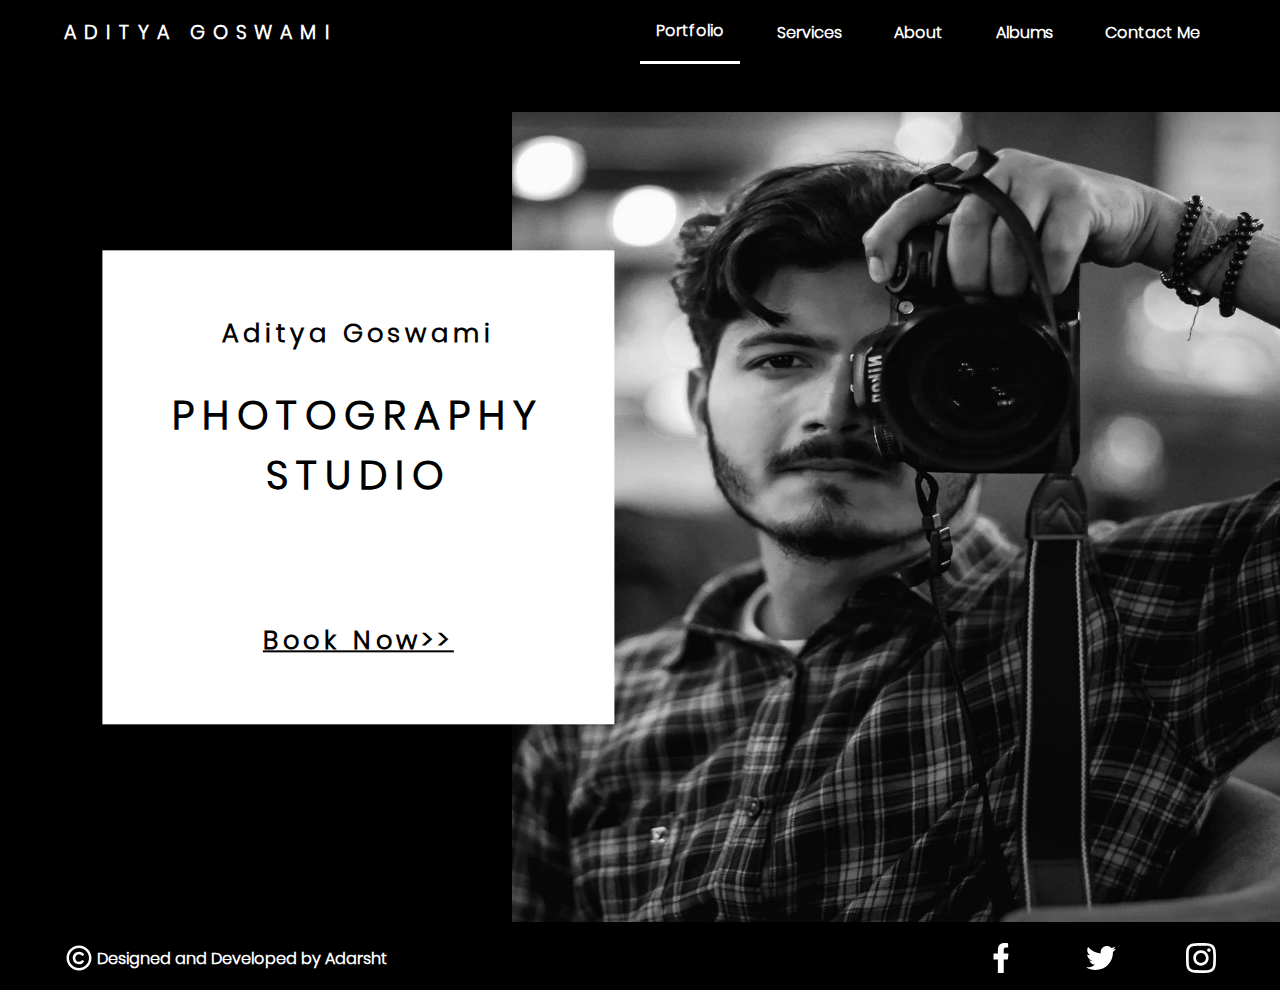
<file: index.html>
<!DOCTYPE html>
<html lang="en">
<head>
    <meta charset="UTF-8">
    <meta http-equiv="X-UA-Compatible" content="IE=edge">
    <meta name="viewport" content="width=device-width, initial-scale=1.0">
    <title>Portfolio</title>
    <link rel="stylesheet" href="/css/style.css">
</head>
<body>
    <div class="wrapper">
        <nav class="header">
            <h1 class="heading">ADITYA GOSWAMI</h1>
            <div class="items">
                <a href="/html/index.html" class="nav-item active">
                    <h3 >Portfolio</h3>
                </a>
                <a href="/html/services.html" class="nav-item">
                    <h3>Services</h3>
                </a>
                <a href="" class="nav-item"> 
                    <h3 >About</h3>
                </a>
                <a href="" class="nav-item">
                    <h3 >Albums</h3>
                </a>
                <a href="" class="nav-item">
                    <h3 >Contact Me</h3>
                </a>
            </div>
        </nav>
        <script src="/javascript/scroll-visibility.js"></script>

        <div class="hero">
            <div class="content-box">
                <h3>Aditya Goswami</h3>
                <h1>PHOTOGRAPHY<br>
                    STUDIO</h1>
                <h3 class="book-now">Book Now>></h3>
            </div>
            <div class="hero-img">
                <img src="/img/aditya.jpg" alt="" class="image-active">
            </div>
        </div>
    </div>

    <footer>
        <div class="copyright">
            <img src="/img/copyright.svg" alt="">
            <h3>Designed and Developed by Adarsht</h3>
        </div>

        <div class="icons">
            <img src="/img/twitter.svg" alt="">
            <img src="/img/instagram.svg" alt="">
            <img src="/img/facebook.svg" alt="">
        </div>
    </footer>

    <script src="/javascript/app.js"></script>
</body>
</html>
</file>
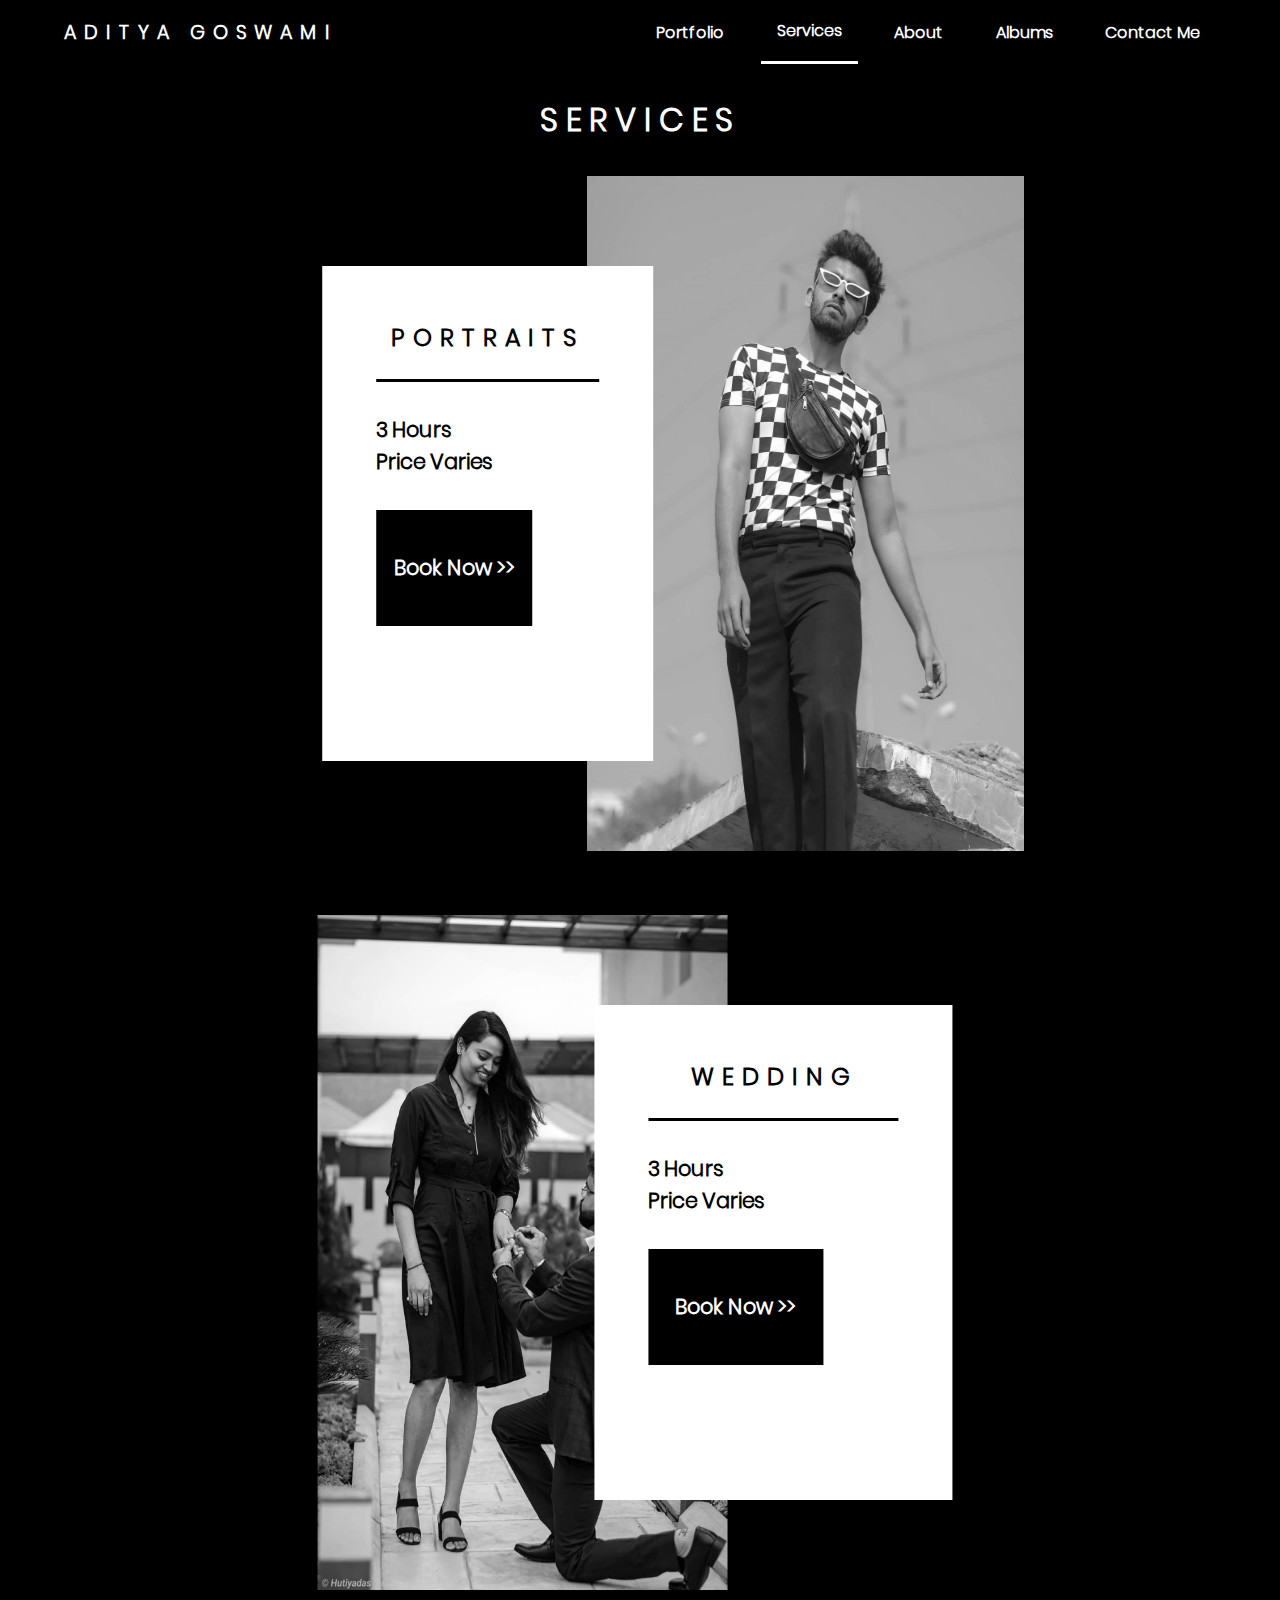
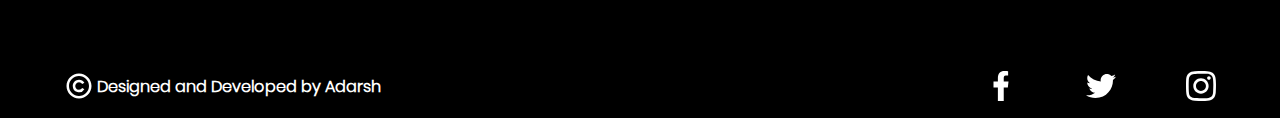
<file: service.html>
<!DOCTYPE html>
<html lang="en">
<head>
    <meta charset="UTF-8">
    <meta http-equiv="X-UA-Compatible" content="IE=edge">
    <meta name="viewport" content="width=device-width, initial-scale=1.0">
    <title>Document</title>
    <link rel="stylesheet" href="/css/style.css">
</head>
<body>
    <div class="wrapper">
        <nav class="header">
            <h1 class="heading">ADITYA GOSWAMI</h1>
            <div class="items">
                <a href="/html/index.html" class="nav-item ">
                    <h3 >Portfolio</h3>
                </a>
                <a href="/html/services.html" class="nav-item active">
                    <h3>Services</h3>
                </a>
                <a href="" class="nav-item"> 
                    <h3 >About</h3>
                </a>
                <a href="" class="nav-item">
                    <h3 >Albums</h3>
                </a>
                <a href="" class="nav-item">
                    <h3 >Contact Me</h3>
                </a>
            </div>
        </nav>
        <script src="/javascript/scroll-visibility.js"></script>

        <div class="herosec">
            <h1 class="headservice">SERVICES</h1>

            <div class="portrait-main">
                <div class="portrait-content">
                    <h3 class="heading-box">PORTRAITS</h3>
                    <h3 class="color">3 Hours <br> Price Varies</h3>
                    <a href="#"><h2 class="color btn">Book Now >></h2></a>
                </div>
                <div class="portrait-image">
                    <img src="/img/portrait_1.jpg" alt="A portrait Image" class="image">
                </div>
            </div>

            <div class="wedding-main">
                <div class="wedding-image">
                    <img src="/img/wedding_1.png" alt="A Wedding Image" class="image">
                </div>
                <div class="wedding-content">
                    <h3 class="heading-box">WEDDING</h3>
                    <h3 class="color">3 Hours <br> Price Varies</h3>
                    <a href="#">  <h2 class="color btn">Book Now >></h2></a>
                </div>

            </div>



        </div>





        <footer id="abc">
            <div class="copyright">
                <img src="/img/copyright.svg" alt="">
                <h3>Designed and Developed by Adarsh</h3>
            </div>
    
            <div class="icons">
                <img src="/img/twitter.svg" alt="">
                <img src="/img/instagram.svg" alt="">
                <img src="/img/facebook.svg" alt="">
            </div>
        </footer>  
    
</body>
</html>
</file>
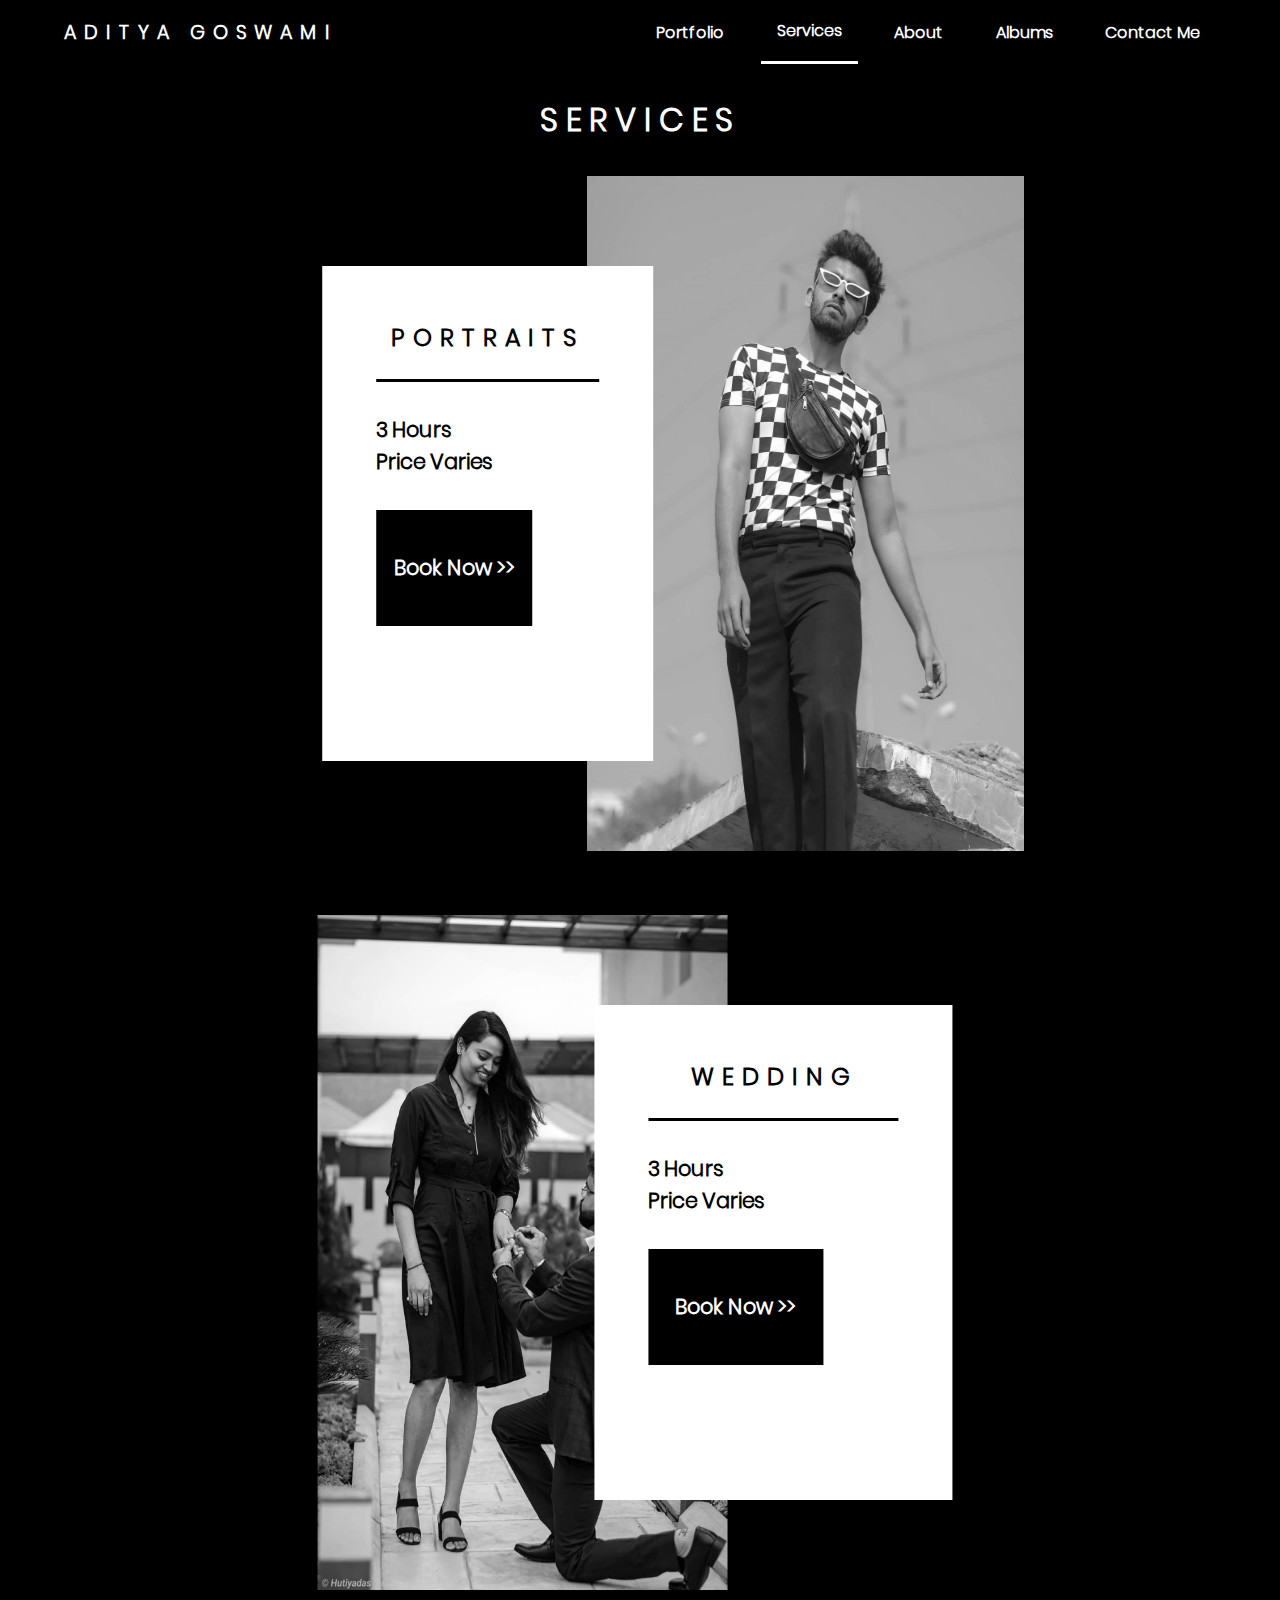
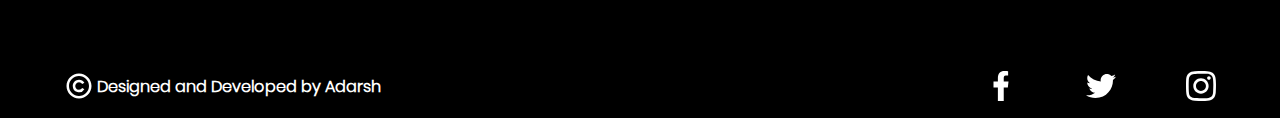
<file: html/services.html>
<!DOCTYPE html>
<html lang="en">
<head>
    <meta charset="UTF-8">
    <meta http-equiv="X-UA-Compatible" content="IE=edge">
    <meta name="viewport" content="width=device-width, initial-scale=1.0">
    <title>Document</title>
    <link rel="stylesheet" href="/css/style.css">
</head>
<body>
    <div class="wrapper">
        <nav class="header">
            <h1 class="heading">ADITYA GOSWAMI</h1>
            <div class="items">
                <a href="/html/index.html" class="nav-item ">
                    <h3 >Portfolio</h3>
                </a>
                <a href="/html/services.html" class="nav-item active">
                    <h3>Services</h3>
                </a>
                <a href="" class="nav-item"> 
                    <h3 >About</h3>
                </a>
                <a href="" class="nav-item">
                    <h3 >Albums</h3>
                </a>
                <a href="" class="nav-item">
                    <h3 >Contact Me</h3>
                </a>
            </div>
        </nav>
        <script src="/javascript/scroll-visibility.js"></script>

        <div class="herosec">
            <h1 class="headservice">SERVICES</h1>

            <div class="portrait-main">
                <div class="portrait-content">
                    <h3 class="heading-box">PORTRAITS</h3>
                    <h3 class="color">3 Hours <br> Price Varies</h3>
                    <a href="#"><h2 class="color btn">Book Now >></h2></a>
                </div>
                <div class="portrait-image">
                    <img src="/img/portrait_1.jpg" alt="A portrait Image" class="image">
                </div>
            </div>

            <div class="wedding-main">
                <div class="wedding-image">
                    <img src="/img/wedding_1.png" alt="A Wedding Image" class="image">
                </div>
                <div class="wedding-content">
                    <h3 class="heading-box">WEDDING</h3>
                    <h3 class="color">3 Hours <br> Price Varies</h3>
                    <a href="#">  <h2 class="color btn">Book Now >></h2></a>
                </div>

            </div>



        </div>





        <footer id="abc">
            <div class="copyright">
                <img src="/img/copyright.svg" alt="">
                <h3>Designed and Developed by Adarsh</h3>
            </div>
    
            <div class="icons">
                <img src="/img/twitter.svg" alt="">
                <img src="/img/instagram.svg" alt="">
                <img src="/img/facebook.svg" alt="">
            </div>
        </footer>  
    
</body>
</html>
</file>
<file: css/style.css>
* {
    margin: 0px;
    padding: 0px;
    box-sizing: inherit;
}

body {
    box-sizing: border-box;
    --black-color: #000000;
    --white-color: #ffffff;
    background: var(--black-color);
    
}

@font-face {
    font-family: Poppins;
    src: url(/fonts/Poppins-Light.ttf);
}

.heading {
    color: var(--white-color);
    font-size: 1.2rem;
    font-family: Poppins;
}

h3 {
    color: var(--white-color);
    font-size: 1rem;
    font-family: Poppins;
}

a {
    text-decoration: none;
}

.wrapper {
    width: 100%;
    
    display: flex;
    border: 0;
    flex-direction: column;
    
}

nav {
    width: 100%;
    height: 4rem;
    /* background-color: aqua; */
    display: flex;
    flex-direction: row;
    align-items: center;
    padding: 0rem 4rem;
}

.heading {
    flex-basis: 50%;
    letter-spacing: 0.5rem;
}

.items {
    flex-basis: 50%;
    display: flex;
    justify-content: space-between;
}

.active {
    border-bottom: 3px solid var(--white-color);
}

.nav-item {
    height: 4rem;
}

.nav-item {
    display: flex;
    align-items: center;
}

.nav-item h3 {
    padding: 1rem;
}

.active h3 {
    padding: 1rem;
}

.hero {
    height: 100%;
    width: 100%;
    display: flex;
    justify-content: flex-end;
    align-items: center;
    margin-top:6rem;
}

.content-box {
    width: 40%;
    height: 70%;
    background-color: var(--white-color);   
    transform: translateX(20%) translateY(-5%);

    display: flex;
    flex-direction: column;
    align-items: center;
    text-align: center;
    padding: 4rem;
    z-index: 2;
}

.content-box h3, h1 {
    color: var(--black-color);
}

.content-box h3 {
    font-size: 1.6rem;
    letter-spacing: .3rem;
}

.content-box h1 {
    font-size: 2.5rem;
    letter-spacing: .5rem;
    font-family: Poppins;
    margin-top: 2rem;
    margin-bottom: 30%;
}

.hero-img {
    width: 60%;
    height: 100%;
    transition: all 0.5s ease;
}

.hero-img img {
    width: 100%;
    height: 90vh;
    margin-top: 1rem;
}

.book-now {
    text-decoration: underline 2px solid var(--black-color);
}

.hero-img {
    filter: gray; /* IE6-9 */
    -webkit-filter: grayscale(1); /* Google Chrome, Safari 6+ & Opera 15+ */
    filter: grayscale(1); /* Microsoft Edge and Firefox 35+ */
  }
  
  /* Disable grayscale on hover */
.hero-img:hover {
   -webkit-filter: grayscale(0);
   filter: none;
}

footer {
    align-self: flex-end;
    /* background-color: aqua; */
    height: 4rem;
    width:100%;
    display: flex;
    justify-content: space-between;
    padding: 0rem 4rem;
    align-items: center;
    
}

.copyright {
    flex-basis: 80%;
    display: flex;
}

.copyright h3 {
    margin-left: .2rem;
    transform: translateY(10%);
}

.icons {
    flex-basis: 20%;
    display: flex;
    justify-content: space-between;
}

footer img {
    height: 30px;
    width: 30px;
}

.nav-item:hover h3{
    color: #a09b9b;
}

.header{
    position:fixed;
    background-color: black;
    z-index:99;
    transition: all 300ms ease-in-out;
}
/************SCROLL SETTINGS*************************************************/

.scroll-up .wrapper .header{
    transform:translate3d(0,-100%,0);
    
}
.scroll-down .wrapper .header{
    filter:drop-shadow(0 -10px 20px #c9c7c7);
}


/*** Services CSS ***********************************************************************************************************************************/


.herosec{
    display:flex;
    flex-flow: column nowrap;
    
}
.headservice{
    flex-basis:10%;
    width:100%;
    text-align: center;
    margin-top:6rem;
    margin-bottom: 2rem;
    color:white;
    letter-spacing:0.5rem;
    font-family: Poppins;
    font-size:2rem
    
    
    
    }
.portrait-main,.wedding-main{
    flex-basis:45%;
    width:100%;
    display:flex;
    padding-left:20%;
    padding-right:20%;
    align-items:center;
    margin-bottom:4rem;
    
    justify-content: space-between;
}
.portrait-content,.wedding-content{
    
    height:55vh;
    width:50%;
    background: var(--white-color);
    padding:7%;
    transform:translateX(20%);
    z-index:1;
}
.portrait-image,.wedding-image{
height:75vh;
transition:0.5s ease-out;
filter: gray; /* IE6-9 */
-webkit-filter: grayscale(1); /* Google Chrome, Safari 6+ & Opera 15+ */
filter: grayscale(1);
}
.wedding-image{
    transform:translateX(15%);
}

.image{
    height:100%;
    width:100%;
}
.color,.heading-box{
    color:black;
}
.wedding-content{
    transform:translateX(-20%)
}
.heading-box{
    border-bottom:3px solid black;
    text-align: center;
    padding-bottom:1em;
    letter-spacing:0.5rem;
    font-size: 1.5rem;
}
.color{
    margin-top:2rem;
    margin-bottom:2rem;
    font-size:1.3rem;
    line-height:2rem;
}
.btn{display:flex;
    color:white;
    background-color:black;
    align-items: center;
    width:70%;
    height:30%;
    justify-content:center;
    font-family: Poppins;
    /* cursor:pointer; */
}

.portrait-image:hover,.wedding-image:hover{
    -webkit-filter: grayscale(0);
    filter: none;
}
</file>
